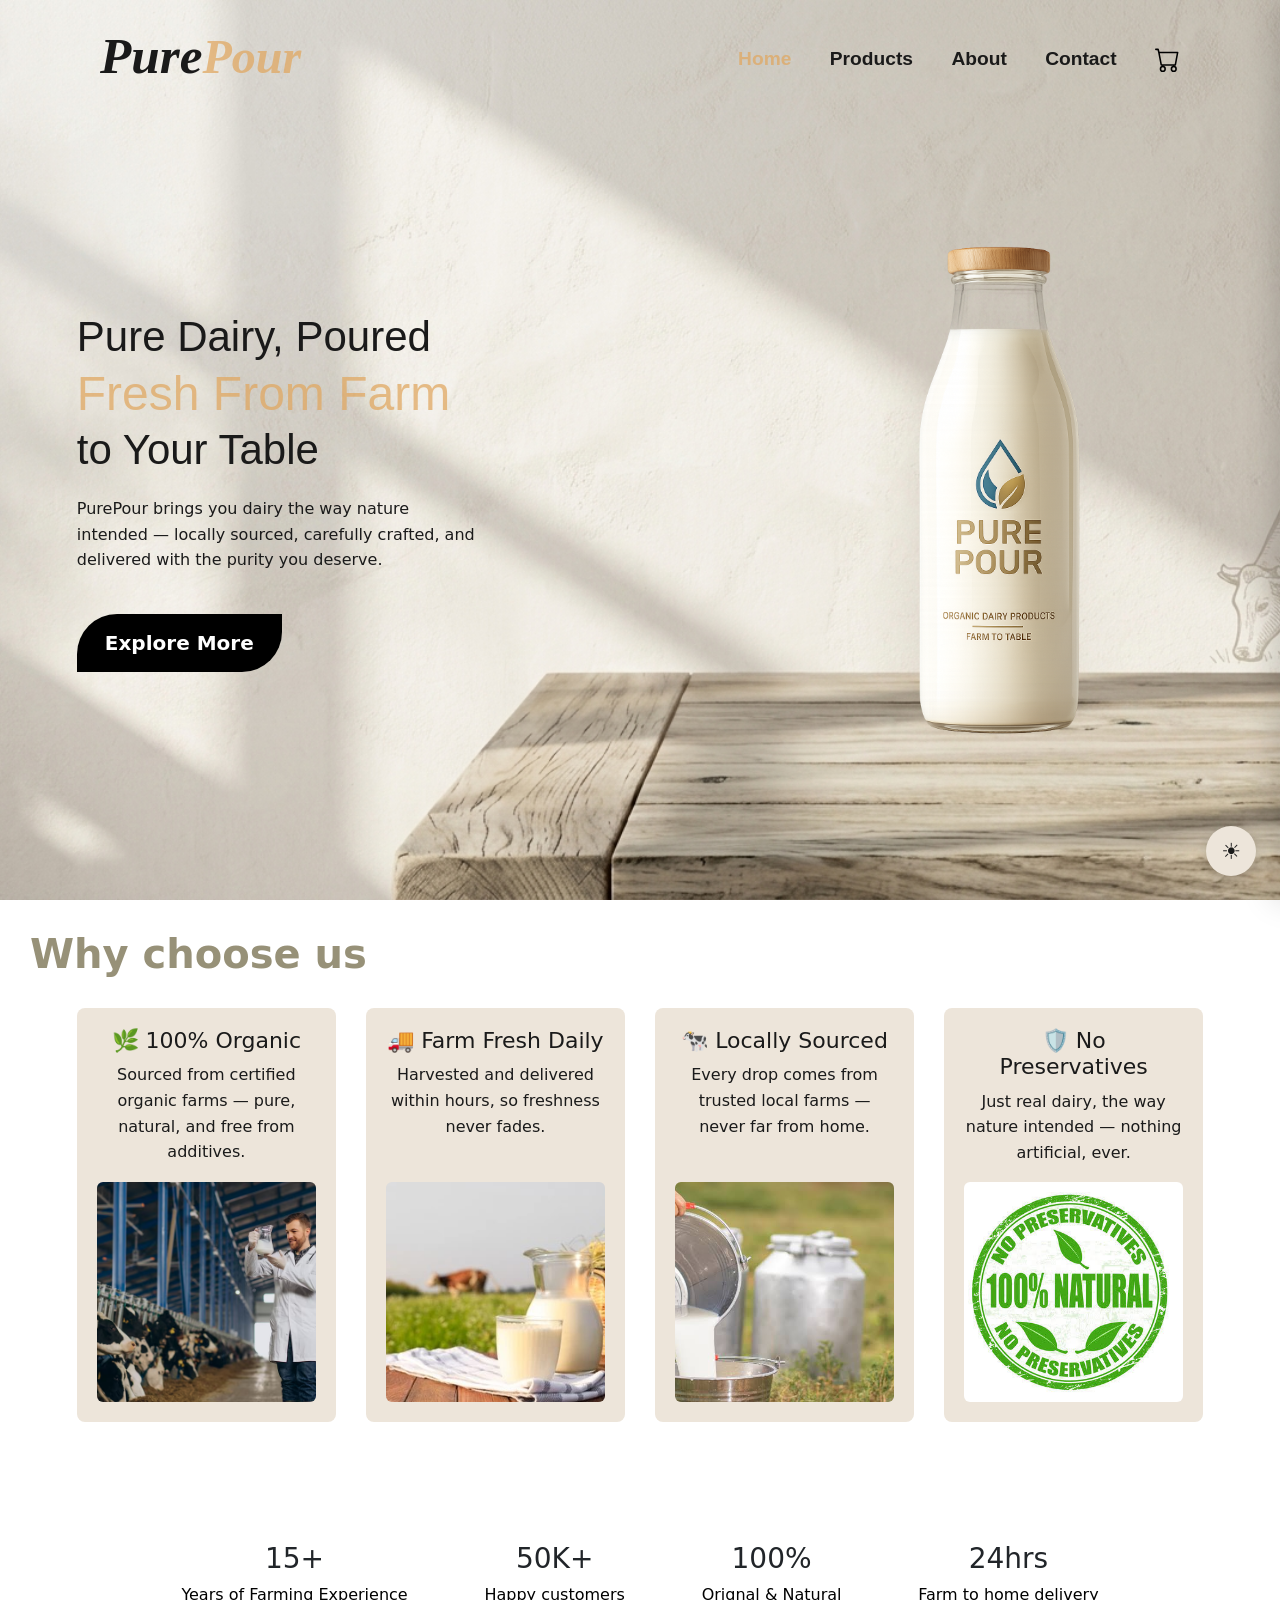
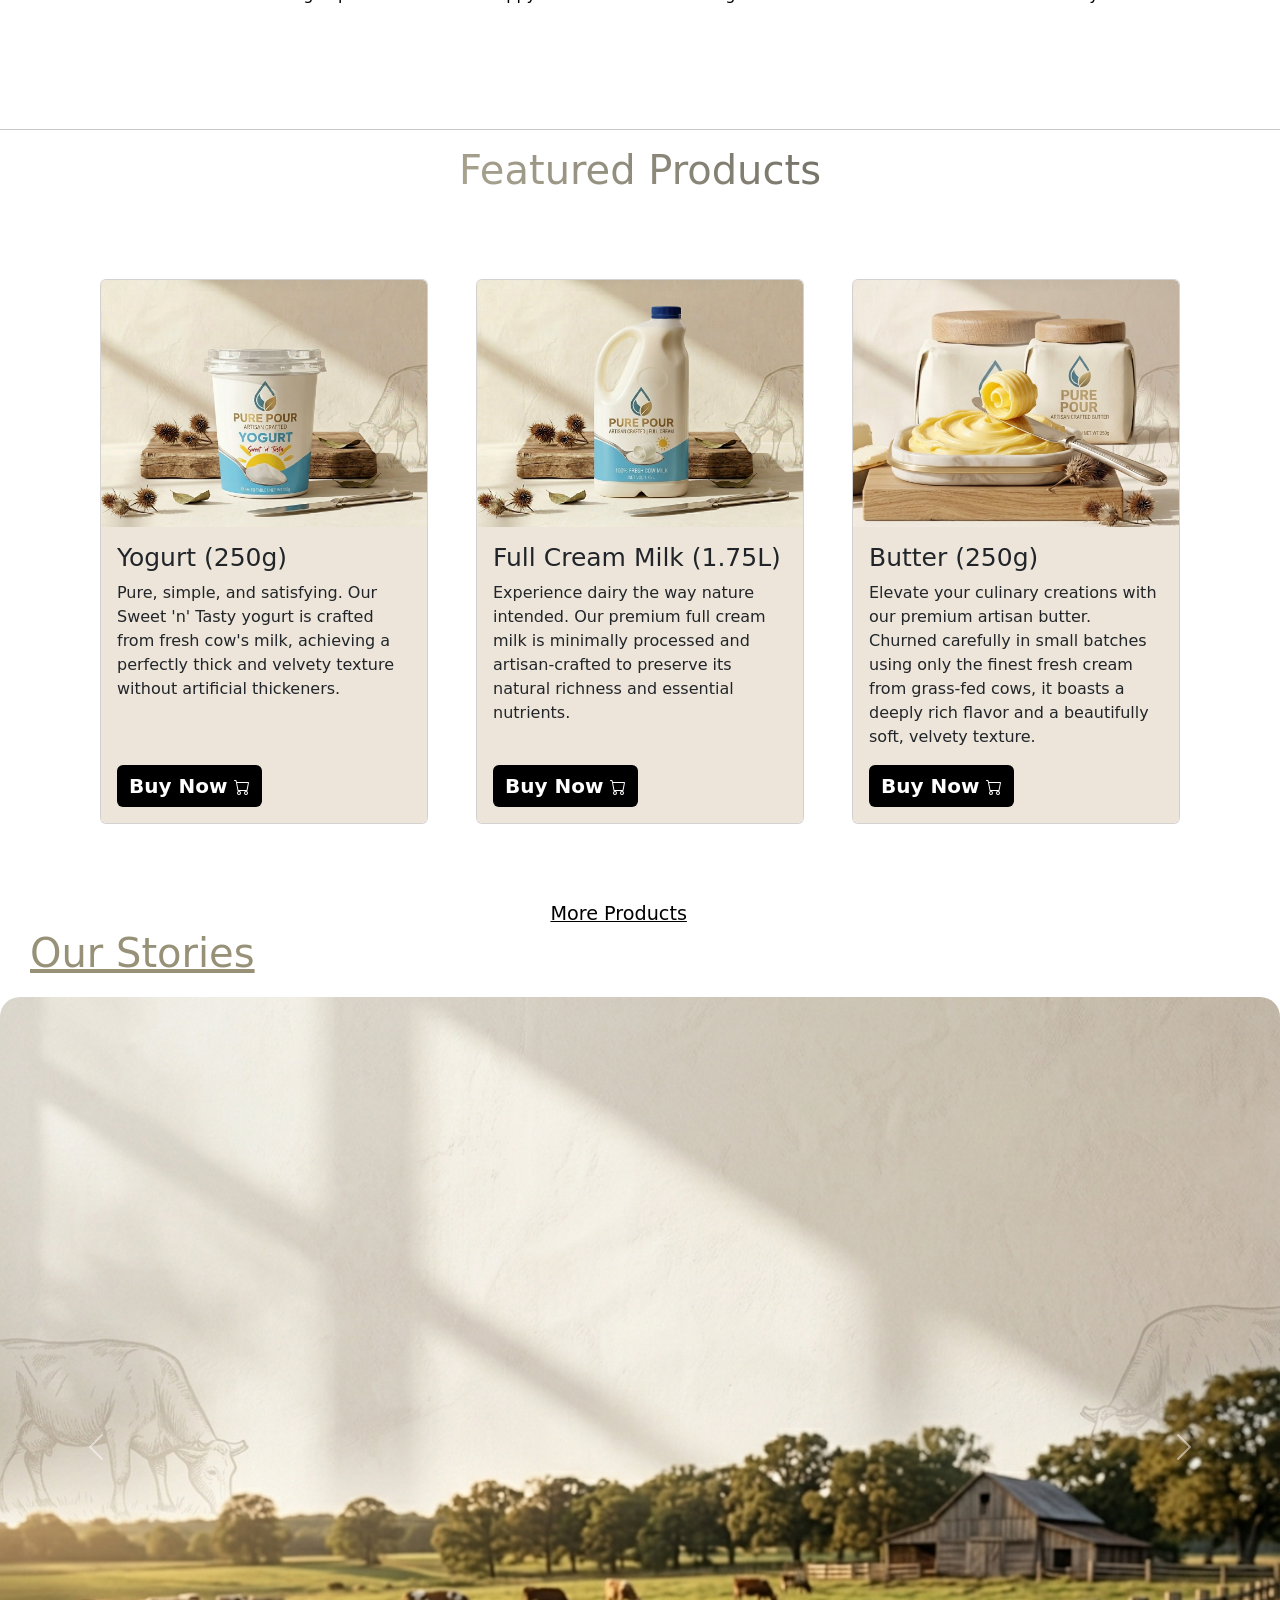
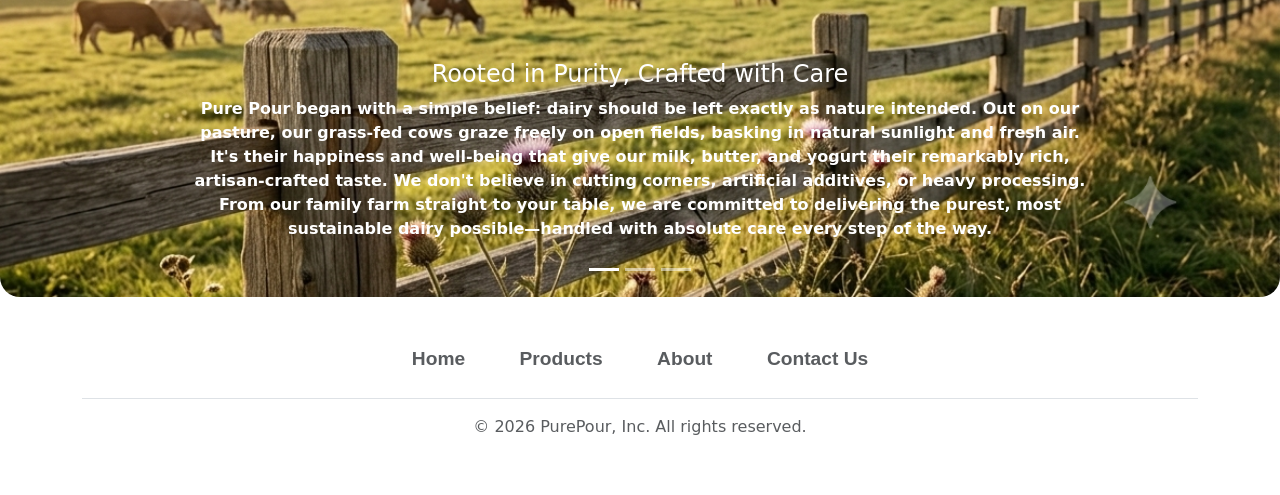
<file: index.html>
<!DOCTYPE html>
<html lang="en">
  <head>
    <meta charset="UTF-8" />
    <meta name="viewport" content="width=device-width, initial-scale=1.0" />
    <title>PourPour</title>
    <link rel="stylesheet" href="style.css" />
    <link
      href="https://cdn.jsdelivr.net/npm/bootstrap@5.3.8/dist/css/bootstrap.min.css"
      rel="stylesheet"
      integrity="sha384-sRIl4kxILFvY47J16cr9ZwB07vP4J8+LH7qKQnuqkuIAvNWLzeN8tE5YBujZqJLB"
      crossorigin="anonymous"
    />
  </head>

  <body>
    <!-- Nav Bar -->
    <div class="nav-container">
      <div class="logo">
        <h1>Pure<span>Pour</span></h1>
      </div>
      <div class="nav">
        <a class="active" href="#">Home</a>
        <a href="./products.html">Products</a>
        <a href="./about.html">About</a>
        <a href="./contact.html">Contact</a>
        <a href="#" id="cart"><img src="./images/cart.svg" /></a>
      </div>
    </div>

    <!-- cart -->
    <div class="cart-backdrop" id="cart-backdrop"></div>

    <div class="cart-drawer" id="cart-drawer">
      <div class="cart-drawer-header">
        <h3>Your Cart</h3>
        <button class="cart-close" id="cart-close" aria-label="Close cart">
          ✕
        </button>
      </div>

      <div class="cart-items">
        <div class="cart-item">
          <img src="./images/butter.png" alt="Butter" class="cart-item-img" />
          <div class="cart-item-info">
            <h4>Butter (250g)</h4>
            <p>Pure Natural Butter</p>
            <div class="qty-control">
              <button class="qty-btn minus">−</button>
              <span class="qty-value">1</span>
              <button class="qty-btn plus">+</button>
            </div>
          </div>
          <div class="cart-item-right">
            <button class="remove-btn" aria-label="Remove item">✕</button>
            <div class="cart-item-price">$4.99</div>
          </div>
        </div>

        <div class="cart-item">
          <img
            src="./images/milk.png"
            alt="Full Cream Milk"
            class="cart-item-img"
          />
          <div class="cart-item-info">
            <h4>Full Cream Milk (1.75L)</h4>
            <p>Natural and Fresh</p>
            <div class="qty-control">
              <button class="qty-btn minus">−</button>
              <span class="qty-value">1</span>
              <button class="qty-btn plus">+</button>
            </div>
          </div>
          <div class="cart-item-right">
            <button class="remove-btn" aria-label="Remove item">✕</button>
            <div class="cart-item-price">$6.50</div>
          </div>
        </div>

        <div class="cart-item">
          <img src="./images/yougert.png" alt="Yogurt" class="cart-item-img" />
          <div class="cart-item-info">
            <h4>Yogurt (250g)</h4>
            <p>Thick and creamy</p>
            <div class="qty-control">
              <button class="qty-btn minus">−</button>
              <span class="qty-value">1</span>
              <button class="qty-btn plus">+</button>
            </div>
          </div>
          <div class="cart-item-right">
            <button class="remove-btn" aria-label="Remove item">✕</button>
            <div class="cart-item-price">$5.25</div>
          </div>
        </div>
      </div>

      <div class="cart-drawer-footer">
        <div class="summary-row total-row">
          <span>Total</span>
          <span>$16.74</span>
        </div>
        <button class="checkout-btn">Checkout</button>
        <a href="./products.html" class="continue-link">← Continue Shopping</a>
      </div>
    </div>
    <!-- Hero Secton -->
    <div class="hero">
      <div class="hero-content">
        <h2>
          Pure Dairy, Poured <span id="fresh"> Fresh From Farm </span>to Your
          Table
        </h2>
        <p>
          PurePour brings you dairy the way nature intended — locally sourced,
          carefully crafted, and delivered with the purity you deserve.
        </p>
        <button class="hero-btn">Explore More</button>
      </div>
      <div class="hero-img">
        <img
          src="./images/ChatGPT Image Jun 22, 2026, 07_08_51 PM.png"
          alt=""
        />
      </div>
    </div>
    <!-- features -->
    <h2 id="feature-h">Why choose us</h2>
    <div class="feature-container">
      <div class="features">
        <h4>🌿 100% Organic</h4>
        <p>
          Sourced from certified organic farms — pure, natural, and free from
          additives.
        </p>
        <img src="./images/organic.avif" alt="" />
      </div>
      <div class="features">
        <h4>🚚 Farm Fresh Daily</h4>
        <p>Harvested and delivered within hours, so freshness never fades.</p>
        <img src="./images/fresh farm.jpg" alt="" />
      </div>
      <div class="features">
        <h4>🐄 Locally Sourced</h4>
        <p>Every drop comes from trusted local farms — never far from home.</p>
        <img src="./images/local.jfif" alt="" />
      </div>
      <div class="features">
        <h4>🛡️ No Preservatives</h4>
        <p>
          Just real dairy, the way nature intended — nothing artificial, ever.
        </p>
        <img src="./images/no preservation.jfif" alt="" />
      </div>
    </div>
    <!-- Stats -->
    <div class="stats-container">
      <div class="stat">
        <h3>15+</h3>
        <p>Years of Farming Experience</p>
      </div>
      <div class="stat">
        <h3>50K+</h3>
        <p>Happy customers</p>
      </div>
      <div class="stat">
        <h3>100%</h3>
        <p>Orignal & Natural</p>
      </div>
      <div class="stat">
        <h3>24hrs</h3>
        <p>Farm to home delivery</p>
      </div>
    </div>
    <hr />
    <!-- Products -->
    <h2 id="card-h"><u>Featured Products</u></h2>
    <div class="card-container">
      <div class="card">
        <img src="./images/yougert.png" class="card-img-top" alt="..." />
        <div class="card-body">
          <h5 class="card-title">Yogurt (250g)</h5>
          <p class="card-text">
            Pure, simple, and satisfying. Our Sweet 'n' Tasty yogurt is crafted
            from fresh cow's milk, achieving a perfectly thick and velvety
            texture without artificial thickeners.
          </p>
          <a href="#" class="btn btn-primary"
            >Buy Now <img src="./images/cart.svg" class="cart-color"
          /></a>
        </div>
      </div>
      <div class="card">
        <img src="./images/milk.png" class="card-img-top" alt="..." />
        <div class="card-body">
          <h5 class="card-title">Full Cream Milk (1.75L)</h5>
          <p class="card-text">
            Experience dairy the way nature intended. Our premium full cream
            milk is minimally processed and artisan-crafted to preserve its
            natural richness and essential nutrients.
          </p>
          <a href="#" class="btn btn-primary"
            >Buy Now <img src="./images/cart.svg" class="cart-color"
          /></a>
        </div>
      </div>
      <div class="card">
        <img src="./images/butter.png" class="card-img-top" alt="..." />
        <div class="card-body">
          <h5 class="card-title">Butter (250g)</h5>
          <p class="card-text">
            Elevate your culinary creations with our premium artisan butter.
            Churned carefully in small batches using only the finest fresh cream
            from grass-fed cows, it boasts a deeply rich flavor and a
            beautifully soft, velvety texture.
          </p>
          <a href="#" class="btn btn-primary"
            >Buy Now <img src="./images/cart.svg" class="cart-color"
          /></a>
        </div>
      </div>
    </div>
    <a href="./products.html" id="more-btn">More Products</a>

    <!-- our story -->
    <h2 id="story-h"><u>Our Stories</u></h2>
    <div
      id="carouselExampleCaptions"
      class="carousel slide story-container carousel-fade"
      data-bs-ride="carousel"
    >
      <div class="carousel-indicators">
        <button
          type="button"
          data-bs-target="#carouselExampleCaptions"
          data-bs-slide-to="0"
          class="active"
          aria-current="true"
          aria-label="Slide 1"
        ></button>
        <button
          type="button"
          data-bs-target="#carouselExampleCaptions"
          data-bs-slide-to="1"
          aria-label="Slide 2"
        ></button>
        <button
          type="button"
          data-bs-target="#carouselExampleCaptions"
          data-bs-slide-to="2"
          aria-label="Slide 3"
        ></button>
      </div>
      <div class="carousel-inner">
        <div class="carousel-item active">
          <img src="./images/crousal 1.png" class="d-block w-100" alt="..." />
          <div class="carousel-caption d-none d-md-block">
            <h4>Rooted in Purity, Crafted with Care</h4>
            <p>
              Pure Pour began with a simple belief: dairy should be left exactly
              as nature intended. Out on our pasture, our grass-fed cows graze
              freely on open fields, basking in natural sunlight and fresh air.
              It's their happiness and well-being that give our milk, butter,
              and yogurt their remarkably rich, artisan-crafted taste. We don't
              believe in cutting corners, artificial additives, or heavy
              processing. From our family farm straight to your table, we are
              committed to delivering the purest, most sustainable dairy
              possible—handled with absolute care every step of the way.
            </p>
          </div>
        </div>
        <div class="carousel-item">
          <img src="./images/crousal 2.png" class="d-block w-100" alt="..." />
          <div class="carousel-caption d-none d-md-block">
            <h4>From Our Family to Your Table</h4>
            <p>
              Pure Pour wasn't built in a boardroom—it was born in the early
              morning mist of our family pastures. For generations, our family
              has woken up before dawn with a single, clear purpose: to tend to
              the land and care for the animals that sustain us. We believe that
              great dairy isn't manufactured; it's grown with patience, respect,
              and hard work. When you choose Pure Pour, you aren't just buying
              milk, butter, or yogurt. You are supporting a traditional, honest
              way of farming. We bottle our dairy in small batches right where
              it's sourced, ensuring that the freshness, rich texture, and
              genuine farmhouse flavor reach your kitchen exactly the way nature
              intended.
            </p>
          </div>
        </div>
        <div class="carousel-item">
          <img src="./images/crousal 3.png" class="d-block w-100" alt="..." />
          <div class="carousel-caption d-none d-md-block">
            <h4>Honest Dairy, Transparent Roots</h4>
            <p>
              In a world of mass production and complicated ingredient labels,
              Pure Pour stands for absolute simplicity. We believe you have the
              right to know exactly what goes into your body and how it was
              made. That's why our process is fully transparent—from the
              vibrant, nutrient-rich soil of our pastures to the eco-conscious
              packaging in your hands. Our commitment goes beyond just
              delivering premium taste. We practice rotational grazing to keep
              our soil healthy, protect our local water sources, and minimize
              our environmental footprint every single day. It's clean,
              responsible dairy you can feel entirely good about serving to the
              people you love.
            </p>
          </div>
        </div>
      </div>
      <button
        class="carousel-control-prev"
        type="button"
        data-bs-target="#carouselExampleCaptions"
        data-bs-slide="prev"
      >
        <span class="carousel-control-prev-icon" aria-hidden="true"></span>
        <span class="visually-hidden">Previous</span>
      </button>
      <button
        class="carousel-control-next"
        type="button"
        data-bs-target="#carouselExampleCaptions"
        data-bs-slide="next"
      >
        <span class="carousel-control-next-icon" aria-hidden="true"></span>
        <span class="visually-hidden">Next</span>
      </button>
    </div>

    <!-- Footer -->
    <div class="container">
      <footer class="py-3 my-4">
        <ul class="nav justify-content-center border-bottom pb-3 mb-3">
          <li class="nav-item">
            <a href="#" class="nav-link px-2 text-body-secondary">Home</a>
          </li>
          <li class="nav-item">
            <a href="./products.html" class="nav-link px-2 text-body-secondary"
              >Products</a
            >
          </li>
          <li class="nav-item">
            <a href="./about.html" class="nav-link px-2 text-body-secondary"
              >About</a
            >
          </li>
          <li class="nav-item">
            <a href="./contact.html" class="nav-link px-2 text-body-secondary"
              >Contact Us</a
            >
          </li>
        </ul>
        <p class="text-center text-body-secondary">
          © 2026 PurePour, Inc. All rights reserved.
        </p>
      </footer>
    </div>
    <!-- theme btn -->
    <div class="theme-toggle-wrap">
      <button
        class="theme-toggle-icon"
        id="theme-toggle-icon"
        aria-label="Toggle dark mode"
      >
        ☀️
      </button>
    </div>

    <script
      src="https://cdn.jsdelivr.net/npm/bootstrap@5.3.8/dist/js/bootstrap.bundle.min.js"
      integrity="sha384-FKyoEForCGlyvwx9Hj09JcYn3nv7wiPVlz7YYwJrWVcXK/BmnVDxM+D2scQbITxI"
      crossorigin="anonymous"
    ></script>
    <script src="./index.js"></script>
  </body>
</html>
</file>
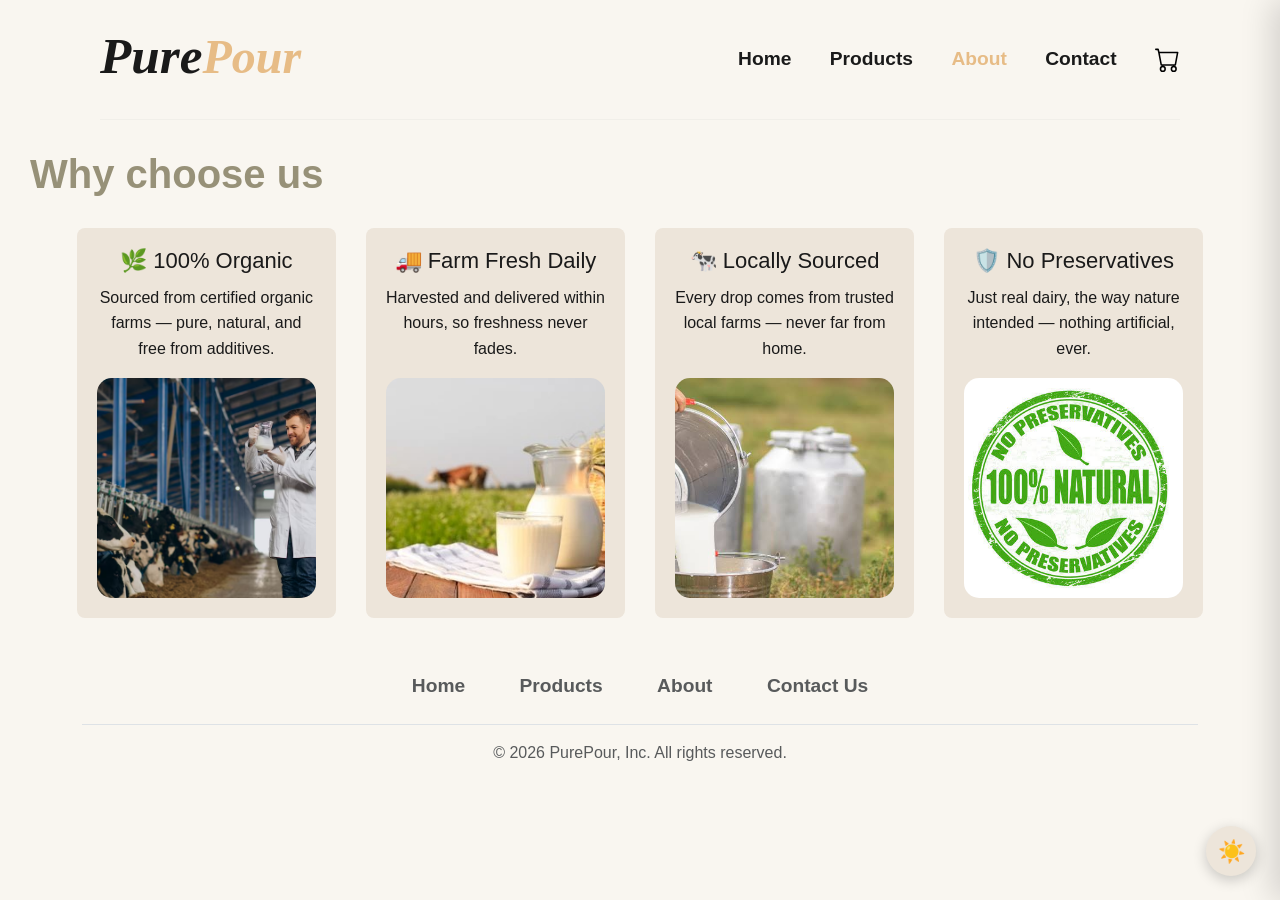
<file: about.html>
<!DOCTYPE html>
<html lang="en">
  <head>
    <meta charset="UTF-8" />
    <meta name="viewport" content="width=device-width, initial-scale=1.0" />
    <title>About</title>
    <link
      href="https://cdn.jsdelivr.net/npm/bootstrap@5.3.8/dist/css/bootstrap.min.css"
      rel="stylesheet"
      integrity="sha384-sRIl4kxILFvY47J16cr9ZwB07vP4J8+LH7qKQnuqkuIAvNWLzeN8tE5YBujZqJLB"
      crossorigin="anonymous"
    />
    <link rel="stylesheet" href="about.css" />
  </head>
  <body>
    <!-- NAV -->
    <div class="nav-container">
      <div class="logo">
        <h1>Pure<span>Pour</span></h1>
      </div>
      <div class="nav">
        <a href="./index.html">Home</a>
        <a href="./products.html">Products</a>
        <a class="active" href="./about.html">About</a>
        <a href="./contact.html">Contact</a>
        <a href="" id="cart"><img src="./images/cart.svg" /></a>
      </div>
    </div>
    <hr />
    <!-- cart -->
    <div class="cart-backdrop" id="cart-backdrop"></div>

    <div class="cart-drawer" id="cart-drawer">
      <div class="cart-drawer-header">
        <h3>Your Cart</h3>
        <button class="cart-close" id="cart-close" aria-label="Close cart">
          ✕
        </button>
      </div>

      <div class="cart-items">
        <div class="cart-item">
          <img src="./images/butter.png" alt="Butter" class="cart-item-img" />
          <div class="cart-item-info">
            <h4>Butter (250g)</h4>
            <p>Pure Natural Butter</p>
            <div class="qty-control">
              <button class="qty-btn minus">-</button>
              <span class="qty-value">1</span>
              <button class="qty-btn plus">+</button>
            </div>
          </div>
          <div class="cart-item-right">
            <button class="remove-btn" aria-label="Remove item">✕</button>
            <div class="cart-item-price">$4.99</div>
          </div>
        </div>

        <div class="cart-item">
          <img
            src="./images/milk.png"
            alt="Full Cream Milk"
            class="cart-item-img"
          />
          <div class="cart-item-info">
            <h4>Full Cream Milk (1.75L)</h4>
            <p>Natural and Fresh</p>
            <div class="qty-control">
              <button class="qty-btn minus">-</button>
              <span class="qty-value">1</span>
              <button class="qty-btn plus">+</button>
            </div>
          </div>
          <div class="cart-item-right">
            <button class="remove-btn" aria-label="Remove item">✕</button>
            <div class="cart-item-price">$6.50</div>
          </div>
        </div>

        <div class="cart-item">
          <img src="./images/yougert.png" alt="Yogurt" class="cart-item-img" />
          <div class="cart-item-info">
            <h4>Yogurt (250g)</h4>
            <p>Thick and creamy</p>
            <div class="qty-control">
              <button class="qty-btn minus">-</button>
              <span class="qty-value">1</span>
              <button class="qty-btn plus">+</button>
            </div>
          </div>
          <div class="cart-item-right">
            <button class="remove-btn" aria-label="Remove item">✕</button>
            <div class="cart-item-price">$5.25</div>
          </div>
        </div>
      </div>

      <div class="cart-drawer-footer">
        <div class="summary-row total-row">
          <span>Total</span>
          <span>$16.74</span>
        </div>
        <button class="checkout-btn">Checkout</button>
        <a href="./products.html" class="continue-link">← Continue Shopping</a>
      </div>
    </div>
    <!-- features -->
    <h2 id="feature-h">Why choose us</h2>
    <div class="feature-container">
      <div class="features">
        <h4>🌿 100% Organic</h4>
        <p>
          Sourced from certified organic farms — pure, natural, and free from
          additives.
        </p>
        <img src="./images/organic.avif" alt="" />
      </div>
      <div class="features">
        <h4>🚚 Farm Fresh Daily</h4>
        <p>Harvested and delivered within hours, so freshness never fades.</p>
        <img src="./images/fresh farm.jpg" alt="" />
      </div>
      <div class="features">
        <h4>🐄 Locally Sourced</h4>
        <p>Every drop comes from trusted local farms — never far from home.</p>
        <img src="./images/local.jfif" alt="" />
      </div>
      <div class="features">
        <h4>🛡️ No Preservatives</h4>
        <p>
          Just real dairy, the way nature intended — nothing artificial, ever.
        </p>
        <img src="./images/no preservation.jfif" alt="" />
      </div>
    </div>
    <!-- Footer -->
    <div class="container">
      <footer class="py-3 my-4">
        <ul class="nav justify-content-center border-bottom pb-3 mb-3">
          <li class="nav-item">
            <a href="./index.html" class="nav-link px-2 text-body-secondary"
              >Home</a
            >
          </li>
          <li class="nav-item">
            <a href="./products.html" class="nav-link px-2 text-body-secondary"
              >Products</a
            >
          </li>
          <li class="nav-item">
            <a href="#" class="nav-link px-2 text-body-secondary">About</a>
          </li>
          <li class="nav-item">
            <a href="./contact.html" class="nav-link px-2 text-body-secondary"
              >Contact Us</a
            >
          </li>
        </ul>
        <p class="text-center text-body-secondary">
          © 2026 PurePour, Inc. All rights reserved.
        </p>
      </footer>
    </div>
    <!-- theme -->
    <div class="theme-toggle-wrap">
      <button
        class="theme-toggle-icon"
        id="theme-toggle-icon"
        aria-label="Toggle dark mode"
      >
        ☀️
      </button>
    </div>
    <script src="index.js"></script>
  </body>
</html>
</file>
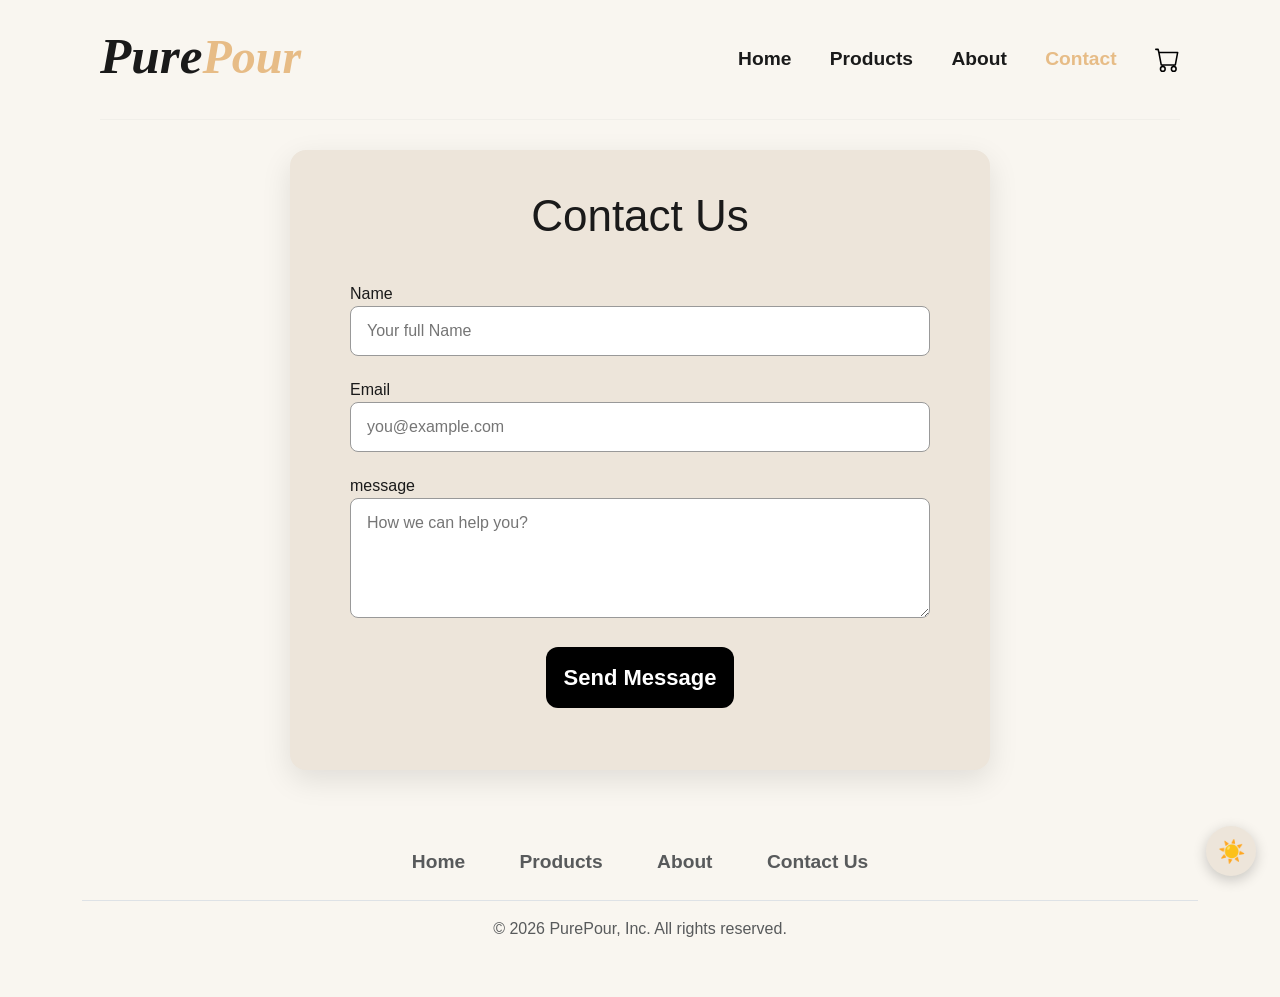
<file: contact.html>
<!DOCTYPE html>
<html lang="en">

<head>
    <meta charset="UTF-8" />
    <meta name="viewport" content="width=device-width, initial-scale=1.0" />
    <title>Contact</title>
    <link href="https://cdn.jsdelivr.net/npm/bootstrap@5.3.8/dist/css/bootstrap.min.css" rel="stylesheet"
        integrity="sha384-sRIl4kxILFvY47J16cr9ZwB07vP4J8+LH7qKQnuqkuIAvNWLzeN8tE5YBujZqJLB" crossorigin="anonymous" />
    <link rel="stylesheet" href="contact.css" />
</head>

<body>
    <!-- NAV -->
    <div class="nav-container">
        <div class="logo">
            <h1>Pure<span>Pour</span></h1>
        </div>
        <div class="nav">
            <a href="./index.html">Home</a>
            <a href="./products.html">Products</a>
            <a href="./about.html">About</a>
            <a class="active" href="./contact.html">Contact</a>

            <a href="" id="cart"><img src="./images/cart.svg" /></a>
        </div>
    </div>
    <hr />

    <!-- contact -->
    <div class="contact-container">
        <div class="contact">
            <h2>Contact Us</h2>
            <form>
                <div class="form-group">
                    <label for="name">Name</label>
                    <input type="text" name="name" placeholder="Your full Name" required />
                </div>
                <div class="form-group">
                    <label for="email">Email</label>
                    <input type="email" name="email" placeholder="you@example.com" required />
                </div>
                <div class="form-group">
                    <label for="message">message</label>
                    <textarea name="message" placeholder="How we can help you?"></textarea>
                </div>
                <button class="submit" type="submit">Send Message</button>
            </form>
        </div>
    </div>

    <!-- Footer -->
    <div class="container">
        <footer class="py-3 my-4">
            <ul class="nav justify-content-center border-bottom pb-3 mb-3">
                <li class="nav-item">
                    <a href="./index.html" class="nav-link px-2 text-body-secondary">Home</a>
                </li>
                <li class="nav-item">
                    <a href="./products.html" class="nav-link px-2 text-body-secondary">Products</a>
                </li>
                <li class="nav-item">
                    <a href="./about.html" class="nav-link px-2 text-body-secondary">About</a>
                </li>
                <li class="nav-item">
                    <a href="#" class="nav-link px-2 text-body-secondary">Contact Us</a>
                </li>
            </ul>
            <p class="text-center text-body-secondary">
                © 2026 PurePour, Inc. All rights reserved.
            </p>
        </footer>
    </div>
    <!--  theme-->
    <div class="theme-toggle-wrap">
        <button class="theme-toggle-icon" id="theme-toggle-icon" aria-label="Toggle dark mode">
            ☀️
        </button>
    </div>
    <script src="index.js"></script>
    <script src="contact.js"></script>
</body>

</html>
</file>
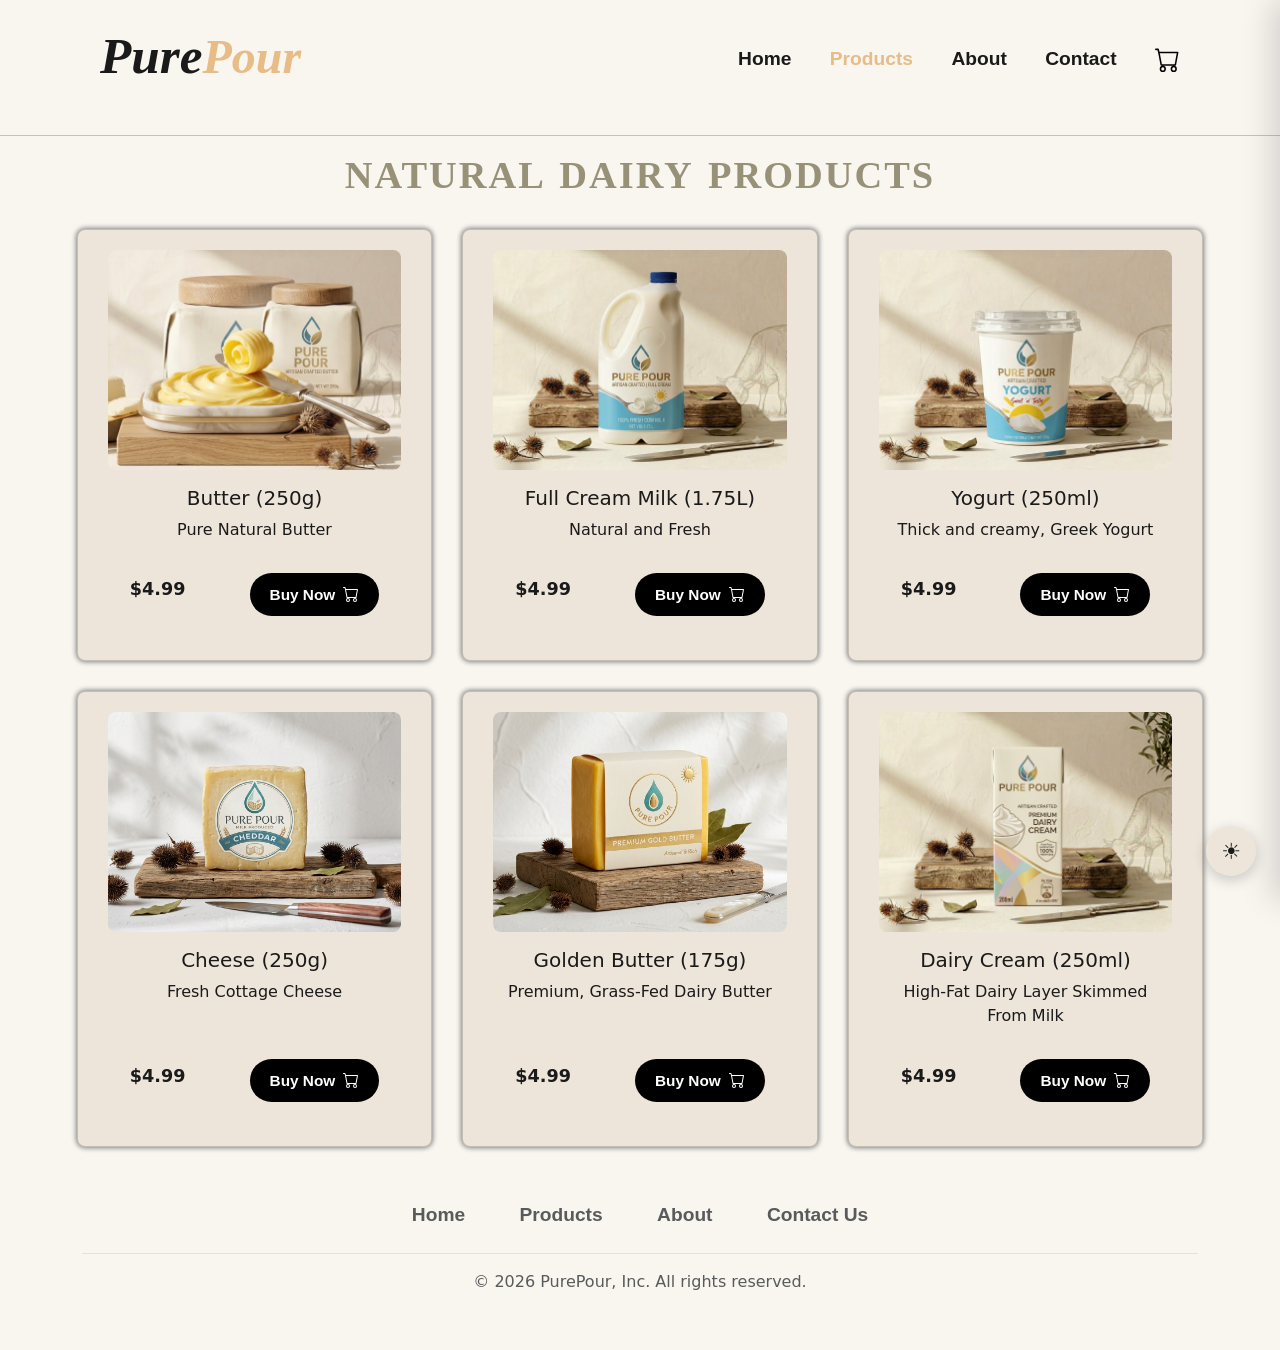
<file: products.html>
<!DOCTYPE html>
<html lang="en">

<head>
  <meta charset="UTF-8" />
  <meta name="viewport" content="width=device-width, initial-scale=1.0" />
  <title>Order</title>
  <link href="https://cdn.jsdelivr.net/npm/bootstrap@5.3.8/dist/css/bootstrap.min.css" rel="stylesheet"
    integrity="sha384-sRIl4kxILFvY47J16cr9ZwB07vP4J8+LH7qKQnuqkuIAvNWLzeN8tE5YBujZqJLB" crossorigin="anonymous" />
  <link rel="stylesheet" href="product.css" />
</head>

<body>
  <!-- Nav Bar -->
  <div class="nav-container">
    <div class="logo">
      <h1>Pure<span>Pour</span></h1>
    </div>
    <div class="nav">
      <a href="./index.html">Home</a>
      <a class="active" href="">Products</a>
      <a href="./about.html">About</a>
      <a href="./contact.html">Contact</a>
      <a href="" id="cart"><img src="./images/cart.svg" /></a>
    </div>
  </div>
  <hr />
  <!-- cart -->
  <div class="cart-backdrop" id="cart-backdrop"></div>

  <div class="cart-drawer" id="cart-drawer">
    <div class="cart-drawer-header">
      <h3>Your Cart</h3>
      <button class="cart-close" id="cart-close" aria-label="Close cart">
        ✕
      </button>
    </div>

    <div class="cart-items">
      <div class="cart-item">
        <img src="./images/butter.png" alt="Butter" class="cart-item-img" />
        <div class="cart-item-info">
          <h4>Butter (250g)</h4>
          <p>Pure Natural Butter</p>
          <div class="qty-control">
            <button class="qty-btn minus">-</button>
            <span class="qty-value">1</span>
            <button class="qty-btn plus">+</button>
          </div>
        </div>
        <div class="cart-item-right">
          <button class="remove-btn" aria-label="Remove item">✕</button>
          <div class="cart-item-price">$4.99</div>
        </div>
      </div>

      <div class="cart-item">
        <img src="./images/milk.png" alt="Full Cream Milk" class="cart-item-img" />
        <div class="cart-item-info">
          <h4>Full Cream Milk (1.75L)</h4>
          <p>Natural and Fresh</p>
          <div class="qty-control">
            <button class="qty-btn minus">-</button>
            <span class="qty-value">1</span>
            <button class="qty-btn plus">+</button>
          </div>
        </div>
        <div class="cart-item-right">
          <button class="remove-btn" aria-label="Remove item">✕</button>
          <div class="cart-item-price">$6.50</div>
        </div>
      </div>

      <div class="cart-item">
        <img src="./images/yougert.png" alt="Yogurt" class="cart-item-img" />
        <div class="cart-item-info">
          <h4>Yogurt (250g)</h4>
          <p>Thick and creamy</p>
          <div class="qty-control">
            <button class="qty-btn minus">-</button>
            <span class="qty-value">1</span>
            <button class="qty-btn plus">+</button>
          </div>
        </div>
        <div class="cart-item-right">
          <button class="remove-btn" aria-label="Remove item">✕</button>
          <div class="cart-item-price">$5.25</div>
        </div>
      </div>
    </div>

    <div class="cart-drawer-footer">
      <div class="summary-row total-row">
        <span>Total</span>
        <span>$16.74</span>
      </div>
      <button class="checkout-btn">Checkout</button>
      <a href="./products.html" class="continue-link">← Continue Shopping</a>
    </div>
  </div>
  <!-- cards -->
  <h1 id="card-h">NATURAL DAIRY PRODUCTS</h1>
  <div class="card-container">
    <div class="card box-shadow">
      <img src="./images/butter.png" class="card-img-top card-img" alt="..." />
      <div class="card-body">
        <h5 class="card-title">Butter (250g)</h5>
        <p class="card-text">Pure Natural Butter</p>
        <div class="card-footer">
          <h3 class="card-price">$4.99</h3>
          <a href="#" class="card-btn">Buy Now <img src="./images/cart.svg" class="cart-color" /></a>
        </div>
      </div>
    </div>
    <div class="card box-shadow">
      <img src="./images/milk.png" class="card-img-top card-img" alt="..." />
      <div class="card-body">
        <h5 class="card-title">Full Cream Milk (1.75L)</h5>
        <p class="card-text">Natural and Fresh</p>
        <div class="card-footer">
          <h3 class="card-price">$4.99</h3>
          <a href="#" class="card-btn">Buy Now <img src="./images/cart.svg" class="cart-color" /></a>
        </div>
      </div>
    </div>
    <div class="card box-shadow">
      <img src="./images/yougert.png" class="card-img-top card-img" alt="..." />
      <div class="card-body">
        <h5 class="card-title">Yogurt (250ml)</h5>
        <p class="card-text">Thick and creamy, Greek Yogurt</p>
        <div class="card-footer">
          <h3 class="card-price">$4.99</h3>
          <a href="#" class="card-btn">Buy Now <img src="./images/cart.svg" class="cart-color" /></a>
        </div>
      </div>
    </div>
    <div class="card box-shadow">
      <img src="./images/cheese.png" class="card-img-top card-img" alt="..." />
      <div class="card-body">
        <h5 class="card-title">Cheese (250g)</h5>
        <p class="card-text">Fresh Cottage Cheese</p>
        <div class="card-footer">
          <h3 class="card-price">$4.99</h3>
          <a href="#" class="card-btn">Buy Now <img src="./images/cart.svg" class="cart-color" /></a>
        </div>
      </div>
    </div>
    <div class="card box-shadow">
      <img src="./images/gold butter.png" class="card-img-top card-img" alt="..." />
      <div class="card-body">
        <h5 class="card-title">Golden Butter (175g)</h5>
        <p class="card-text">Premium, Grass-Fed Dairy Butter</p>
        <div class="card-footer">
          <h3 class="card-price">$4.99</h3>
          <a href="#" class="card-btn">Buy Now <img src="./images/cart.svg" class="cart-color" /></a>
        </div>
      </div>
    </div>
    <div class="card box-shadow">
      <img src="./images/cream.jfif" class="card-img-top card-img" alt="..." />
      <div class="card-body">
        <h5 class="card-title">Dairy Cream (250ml)</h5>
        <p class="card-text">High-Fat Dairy Layer Skimmed From Milk</p>
        <div class="card-footer">
          <h3 class="card-price">$4.99</h3>
          <a href="#" class="card-btn">Buy Now <img src="./images/cart.svg" class="cart-color" /></a>
        </div>
      </div>
    </div>
  </div>
  <!-- footer -->
  <div class="container">
    <footer class="py-3 my-4">
      <ul class="nav justify-content-center border-bottom pb-3 mb-3">
        <li class="nav-item">
          <a href="./index.html" class="nav-link px-2 text-body-secondary">Home</a>
        </li>
        <li class="nav-item">
          <a href="#" class="nav-link px-2 text-body-secondary">Products</a>
        </li>
        <li class="nav-item">
          <a href="./about.html" class="nav-link px-2 text-body-secondary">About</a>
        </li>
        <li class="nav-item">
          <a href="./contact.html" class="nav-link px-2 text-body-secondary">Contact Us</a>
        </li>
      </ul>
      <p class="text-center text-body-secondary">
        © 2026 PurePour, Inc. All rights reserved.
      </p>
    </footer>
  </div>
  <!--  theme-->
  <div class="theme-toggle-wrap">
    <button class="theme-toggle-icon" id="theme-toggle-icon" aria-label="Toggle dark mode">
      ☀️
    </button>
  </div>
  <script src="index.js"></script>
</body>

</html>
</file>
<file: style.css>
:root {
  --bg-color: #f9f6f0;
  --heading-color: #979178;
  --text-color: #1a1a1a;
  --card-bg: rgb(237, 229, 218);
  --btn-bg: black;
  --btn-text: white;
  --hero-bg-image: url(./images/hero-back.png);
}

[data-theme="dark"] {
  --bg-color: #111a29;
  --heading-color: #c7bcbc;
  --text-color: #f1f1f1;
  --card-bg: #1b2638;
  --btn-bg: #d2aa5a;
  --btn-text: #111a29;
  --hero-bg-image: url(./images/dark\ hero\ back.png);
}
[data-theme="dark"] #cart img {
  filter: brightness(0) invert(1); /* turns a dark SVG white in dark mode */
}
[data-theme="dark"] .card-title,
[data-theme="dark"] .card-text {
  color: var(--text-color);
}

* {
  margin: 0;
  padding: 0;
  box-sizing: border-box;
}

body {
  overflow-x: hidden;
  background-color: var(--bg-color);
  color: var(--text-color);
  transition: background-color 0.35s ease, color 0.35s ease;
}

/* ---------- NAV ---------- */

.nav-container {
  position: absolute;
  top: 0;
  left: 0;
  width: 100%;
  display: flex;
  align-items: center;
  justify-content: space-between;
  flex-wrap: wrap;
  padding: clamp(15px, 3vw, 25px) clamp(20px, 8vw, 100px);
  gap: 20px;
  z-index: 10;
}

.logo h1 {
  font-family: Georgia, "Times New Roman", Times, serif;
  font-style: italic;
  font-weight: 800;
  font-size: clamp(25px, 4vw, 55px);
  color: var(--text-color);
}
span {
  color: rgba(224, 166, 95, 0.733);
  font-size: clamp(20px, 4vw, 48px);
}

.nav {
  display: flex;
  align-items: center;
  flex-wrap: wrap;
  gap: clamp(15px, 3vw, 60px);
}

.nav a {
  font-family: "Lucida Sans", "Lucida Sans Regular", "Lucida Grande",
    "Lucida Sans Unicode", Geneva, Verdana, sans-serif;
  font-weight: 600;
  font-size: clamp(14px, 1.5vw, 30px);
  color: var(--text-color);
  text-decoration: none;
  text-transform: capitalize;
  white-space: nowrap;
}
.nav a.active {
  color: rgba(224, 166, 95, 0.733);
}
#cart {
  cursor: pointer;
}
#cart img {
  width: clamp(20px, 2vw, 25px);
  height: clamp(20px, 2vw, 25px);
  display: block;
  transition: filter 0.3s ease;
}

/* ---------- HERO ---------- */
@keyframes floatBottle {
  0%   { transform: translateY(0px); }
  50%  { transform: translateY(-18px); }
  100% { transform: translateY(0px); }
}
@keyframes fadeSlideUp {
  from {
    opacity: 0;
    transform: translateY(30px);
  }
  to {
    opacity: 1;
    transform: translateY(0);
  }
}
.hero {
  background-image: var(--hero-bg-image);
  width: 100%;
  min-height: 100vh;
  background-repeat: no-repeat;
  background-size: cover;
  background-position: center;
  padding: clamp(110px, 15vw, 160px) clamp(20px, 6vw, 100px)
    clamp(40px, 6vw, 80px);
  display: flex;
  align-items: center;
  justify-content: space-around;
  flex-wrap: wrap;
  gap: 40px;
  transition: background-image 0.35s ease;
}

.hero-content {
  flex: 1 1 320px;
  min-width: 0;
}

.hero h2 {
  font-family: "Franklin Gothic Medium", "Arial Narrow", Arial, sans-serif;
  max-width: 400px;
  font-size: clamp(26px, 4vw, 42px);
  line-height: 1.25;
  color: var(--text-color);
  opacity: 0; /* stays invisible until the animation runs */
  animation: fadeSlideUp 0.8s ease-out forwards;
}
#farm {
  font-size: large;
}

.hero p {
  font-weight: 500;
  max-width: 400px;
  font-size: clamp(15px, 1, 8vw, 30px);
  margin-top: 20px;
  line-height: 1.6;
  color: var(--text-color);
  opacity: 0;
  animation: fadeSlideUp 0.8s ease-out forwards;
  animation-delay: 0.3s;
}

.hero-btn {
  margin-top: 25px;
  padding: clamp(10px, 1.2vw, 14px) clamp(20px, 3vw, 28px);
  font-size: clamp(15px, 1.6vw, 20px);
  font-weight: 600;
  border: none;
  background-color: var(--btn-bg);
  color: var(--btn-text);
  border-radius: 40px 0 40px 0;
  cursor: pointer;
  transition: background-color 0.3s ease, transform 0.2s ease;
  opacity: 0;
  animation: fadeSlideUp 0.8s ease-out forwards;
  animation-delay: 0.55s;
}
.hero-btn:hover {
  background-color: #2a2a2a;
  transform: translateY(-3px);}

.hero-img {
  flex: 1 1 280px;
  min-width: 0;
  max-width: 400px;
  display: flex;
  justify-content: center;
  object-fit: cover;
}

.hero-img img {
  width: 100%;
  max-width: 350px;
  height: auto;
  display: block;
  object-fit: cover;
  animation: floatBottle 4s ease-in-out infinite;

}

/* features */
@keyframes appear {
  from{
    opacity: 0;
    scale: 0.5;
  }
  to{
    opacity: 1;
    scale: 1;
  }
}
#feature-h {
  font-weight: 600;
  font-size: 40px;
  margin: 30px 0 0 30px;
  color: var(--heading-color);
}
.feature-container {
  display: grid;
  grid-template-columns: repeat(auto-fit, minmax(200px, 1fr));
  row-gap: 30px;
  column-gap: 30px;
  margin: 30px clamp(20px, 6vw, 100px);
  align-items: stretch;
}

.features {
  padding: clamp(15px, 3vw, 20px);
  background-color: var(--card-bg);
  text-align: center;
  width: 100%;
  height: 100%;
  display: flex;
  flex-direction: column;
  align-items: center;
  border-radius: 8px;
  color: var(--text-color);
  transition: background-color 0.35s ease, color 0.35s ease;

  animation: appear 5s linear;
  animation-timeline: view();
  animation-range: entry 0% cover 40%; 
}

.features h4 {
  font-size: clamp(18px, 2.2vw, 22px);
}

.features p {
  font-size: clamp(14px, 1.5vw, 16px);
  line-height: 1.6;
}

.features img {
  width: 100%;
  max-width: 400px;
  height: clamp(150px, 25vw, 220px);
  object-fit: cover;
  border-radius: 6px;
  margin-top: auto;
}
/* stats */

.stats-container {
  display: flex;
  flex-wrap: wrap;
  justify-content: center;
  gap: clamp(30px, 6vw, 80px);
  padding: clamp(50px, 8vw, 90px) clamp(20px, 6vw, 100px);

  text-align: center;
}

.stat h2 {
  font-size: clamp(32px, 4vw, 48px);
  font-family: Georgia, "Times New Roman", Times, serif;
  margin-bottom: 8px;
  color: var(--text-color);
}

.stat p {
  font-size: clamp(14px, 1.5vw, 16px);
  color: var(--text-color);
  color: black;
}

/* cards */

.card-container {
  display: flex;
  justify-content: center;
  align-items: stretch;
  flex-wrap: wrap;
  gap: clamp(24px, 4vw, 48px);
  max-width: 1200px;
  margin: 0 auto;
  padding: clamp(40px, 6vw, 80px) clamp(20px, 5vw, 60px);
}
#card-h {
  font-size: 40px;
  text-align: center;
  background: linear-gradient(40deg, #eae2c1, #333336);
  background-clip: text;
  -webkit-background-clip: text;
  color: transparent;
  -webkit-text-fill-color: transparent;
}

.card {
  width: clamp(20rem, 32vw, 28rem);
  flex: 1 1 320px;
  display: flex;
  cursor: pointer;
  transition: transform 0.35s ease, box-shadow 0.35s ease;
  overflow: hidden;
}
.card:hover {
  transform: translateY(-8px);
  box-shadow: 0 16px 30px rgba(0, 0, 0, 0.15);
}
.card-img {
  transition: transform 0.45s ease;
}

.card:hover .card-img {
  transform: scale(1.08);
}

.card-body {
  display: flex;
  flex-direction: column;
  flex: 1;
  background-color: var(--card-bg);
  color: var(--text-color);
  transition: background-color 0.35s ease, color 0.35s ease;
}
.card-title {
  font-size: clamp(25px, 1.6vw, 32px);
}

.card-text {
  font-weight: 500;
  flex: 1;
}

.card .btn {
  color: var(--btn-text);
  margin-top: auto;
  align-self: flex-start;
  background-color: var(--btn-bg);
  border: none;
  font-weight: 600;
  font-size: clamp(15px, 1.6vw, 20px);
  transition: background-color 0.3s ease;
  transition: background-color 0.2s ease, transform 0.2s ease, gap 0.2s ease;

}
.card .btn:hover {
  background-color: var(--btn-bg);
  opacity: 0.85;
  gap: 12px;
}
.cart-color {
  filter: brightness(0) invert(1);
}
#more-btn {
  font-size: clamp(16px, 1.5vw, 22px);
  color: var(--text-color);
  text-align: center;
  position: relative;
  left: 43%;
  color: black;
}
/* our story */
#story-h {
  margin-left: 30px;
  font-size: 40px;
  margin-bottom: 20px;
  color: var(--heading-color);
}
.story-container {
  border-radius: 20px;
  overflow: hidden; 
}

.story-container .carousel-inner {
  height: 100vh;
}

.story-container .carousel-item img {
  width: 100%;
  height: 100vh;
  object-fit: cover; 
}
.carousel-inner p {
  font-weight: 600;
}

/* ---------- CART DRAWER ---------- */

.cart-backdrop {
  position: fixed;
  inset: 0;
  background-color: rgba(0, 0, 0, 0.4);
  opacity: 0;
  visibility: hidden;
  transition: opacity 0.3s ease, visibility 0.3s ease;
  z-index: 200; 
}

.cart-backdrop.active {
  opacity: 1;
  visibility: visible;
}

.cart-drawer {
  position: fixed;
  top: 0;
  right: 0;
  height: 100%;
  width: min(420px, 100%);
  background-color: var(--bg-color);
  color: var(--text-color);
  box-shadow: -8px 0 30px rgba(0, 0, 0, 0.15);
  transform: translateX(100%);
  transition: transform 0.35s ease, background-color 0.35s ease;
  z-index: 201;
  display: flex;
  flex-direction: column;
}

.cart-drawer.active {
  transform: translateX(0);
}

.cart-drawer-header {
  display: flex;
  align-items: center;
  justify-content: space-between;
  padding: 24px clamp(20px, 4vw, 30px);
  border-bottom: 1px solid rgba(128, 128, 128, 0.2);
}

.cart-drawer-header h3 {
  font-size: 24px;
  color: var(--text-color);
}

.cart-close {
  background: none;
  border: none;
  font-size: 20px;
  cursor: pointer;
  color: var(--text-color);
  opacity: 0.7;
  transition: opacity 0.2s ease;
}

.cart-close:hover {
  opacity: 1;
}

.cart-items {
  flex: 1;
  overflow-y: auto;
  padding: clamp(15px, 3vw, 24px);
  display: flex;
  flex-direction: column;
  gap: 16px;
}

.cart-item {
  background-color: var(--card-bg);
  border-radius: 8px;
  padding: 14px;
  display: flex;
  gap: 14px;
}

.cart-item-img {
  width: 64px;
  height: 64px;
  object-fit: cover;
  border-radius: 6px;
  flex-shrink: 0;
}

.cart-item-info {
  flex: 1;
}

.cart-item-info h4 {
  font-size: 15px;
  margin-bottom: 2px;
  color: var(--text-color);
}

.cart-item-info p {
  font-size: 12px;
  opacity: 0.7;
  margin-bottom: 8px;
  color: var(--text-color);
}

.qty-control {
  display: flex;
  align-items: center;
  gap: 8px;
  background-color: var(--bg-color);
  border-radius: 30px;
  padding: 3px 6px;
  width: fit-content;
}

.qty-btn {
  width: 22px;
  height: 22px;
  border: none;
  border-radius: 50%;
  background-color: var(--btn-bg);
  color: var(--btn-text);
  font-size: 14px;
  line-height: 1;
  cursor: pointer;
}

.qty-btn:hover {
  opacity: 0.85;
}

.qty-value {
  min-width: 16px;
  text-align: center;
  font-weight: 600;
  font-size: 14px;
  color: var(--text-color);
}

.cart-item-right {
  display: flex;
  flex-direction: column;
  align-items: flex-end;
  justify-content: space-between;
}

.remove-btn {
  background: none;
  border: none;
  font-size: 14px;
  color: var(--text-color);
  opacity: 0.5;
  cursor: pointer;
}

.remove-btn:hover {
  opacity: 1;
  color: #c0392b;
}

.cart-item-price {
  font-weight: 700;
  font-size: 15px;
  color: var(--text-color);
}

.cart-drawer-footer {
  padding: clamp(15px, 3vw, 24px);
  border-top: 1px solid rgba(128, 128, 128, 0.2);
  display: flex;
  flex-direction: column;
  gap: 12px;
}

.summary-row {
  display: flex;
  justify-content: space-between;
  color: var(--text-color);
}

.total-row {
  font-weight: 700;
  font-size: 18px;
  color: var(--text-color);
}

.checkout-btn {
  background-color: var(--btn-bg);
  color: var(--btn-text);
  font-size: 17px;
  font-weight: 600;
  padding: 14px 18px;
  border: none;
  border-radius: 12px;
  cursor: pointer;
  transition: 0.3s ease;
}

.checkout-btn:hover {
  opacity: 0.85;
}

.continue-link {
  text-align: center;
  font-size: 14px;
  color: var(--text-color);
  opacity: 0.7;
  text-decoration: none;
}

.continue-link:hover {
  opacity: 1;
  text-decoration: underline;
}

body.cart-open {
  overflow: hidden;
}

/* theme btn */

.theme-toggle-wrap {
  position: fixed;
  bottom: 24px;
  right: 24px;
  z-index: 300; /* above the cart drawer (201) so it's always reachable */
  display: flex;
  flex-direction: column;
  align-items: flex-end;
  gap: 14px;
}

.theme-toggle-icon {
  width: 50px;
  height: 50px;
  border-radius: 50%;
  border: none;
  background-color: var(--card-bg);
  color: var(--text-color);
  font-size: 22px;
  display: flex;
  align-items: center;
  justify-content: center;
  cursor: pointer;
  box-shadow: 0 4px 14px rgba(0, 0, 0, 0.2);
  transition: background-color 0.3s ease, transform 0.2s ease;
}
.theme-toggle-icon:hover {
  transform: scale(1.08);
}
</file>
<file: about.css>
:root {
  --bg-color: #f9f6f0;
  --heading-color: #979178;
  --text-color: #1a1a1a;
  --card-bg: rgb(237, 229, 218);
  --btn-bg: black;
  --btn-text: white;
}

[data-theme="dark"] {
  --bg-color: #111a29;
  --heading-color: #c7bcbc;
  --text-color: #f1f1f1;
  --card-bg: #1b2638;
  --btn-bg: #d2aa5a;
  --btn-text: #111a29;
}

* {
  margin: 0;
  padding: 0;
  box-sizing: border-box;
}

body {
  background-color: var(--bg-color);
  color: var(--text-color);
  font-family: "Lucida Sans", "Lucida Sans Regular", "Lucida Grande",
    "Lucida Sans Unicode", Geneva, Verdana, sans-serif;
  transition: background-color 0.3s ease, color 0.3s ease;
}

/* ---------- NAV ---------- */

.nav-container {
  width: 100%;
  display: flex;
  align-items: center;
  justify-content: space-between;
  flex-wrap: wrap;
  padding: clamp(15px, 3vw, 25px) clamp(20px, 8vw, 100px);
  gap: 20px;
  z-index: 10;
}

.logo h1 {
  font-family: Georgia, "Times New Roman", Times, serif;
  font-style: italic;
  font-weight: 800;
  font-size: clamp(25px, 4vw, 55px);
  color: var(--text-color);
}

span {
  color: rgba(224, 166, 95, 0.733);
  font-size: clamp(20px, 4vw, 48px);
}

.nav {
  display: flex;
  align-items: center;
  flex-wrap: wrap;
  gap: clamp(15px, 3vw, 60px);
}

.nav a {
  font-family: "Lucida Sans", "Lucida Sans Regular", "Lucida Grande",
    "Lucida Sans Unicode", Geneva, Verdana, sans-serif;
  font-weight: 600;
  font-size: clamp(14px, 1.5vw, 30px);
  color: var(--text-color);
  text-decoration: none;
  text-transform: capitalize;
  white-space: nowrap;
}

.nav a.active {
  color: rgba(224, 166, 95, 0.733);
}

#cart img {
  width: clamp(20px, 2vw, 25px);
  height: clamp(20px, 2vw, 25px);
  display: block;
  transition: filter 0.3s ease;
}

[data-theme="dark"] #cart img {
  filter: brightness(0) invert(1);
}

/* ---------- DIVIDER ---------- */

hr {
  border: none;
  border-top: 1px solid rgba(128, 128, 128, 0.25);
  margin: 0 clamp(20px, 8vw, 100px);
}
/* ---------- CART DRAWER ---------- */

.cart-backdrop {
  position: fixed;
  inset: 0;
  background-color: rgba(0, 0, 0, 0.4);
  opacity: 0;
  visibility: hidden;
  transition: opacity 0.3s ease, visibility 0.3s ease;
  z-index: 200;
}

.cart-backdrop.active {
  opacity: 1;
  visibility: visible;
}

.cart-drawer {
  position: fixed;
  top: 0;
  right: 0;
  height: 100%;
  width: min(420px, 100%);
  background-color: var(--bg-color);
  color: var(--text-color);
  box-shadow: -8px 0 30px rgba(0, 0, 0, 0.15);
  transform: translateX(100%);
  transition: transform 0.35s ease, background-color 0.35s ease;
  z-index: 201;
  display: flex;
  flex-direction: column;
}

.cart-drawer.active {
  transform: translateX(0);
}

.cart-drawer-header {
  display: flex;
  align-items: center;
  justify-content: space-between;
  padding: 24px clamp(20px, 4vw, 30px);
  border-bottom: 1px solid rgba(128, 128, 128, 0.2);
}

.cart-drawer-header h3 {
  font-size: 24px;
  color: var(--text-color);
}

.cart-close {
  background: none;
  border: none;
  font-size: 20px;
  cursor: pointer;
  color: var(--text-color);
  opacity: 0.7;
  transition: opacity 0.2s ease;
}

.cart-close:hover {
  opacity: 1;
}

.cart-items {
  flex: 1;
  overflow-y: auto;
  padding: clamp(15px, 3vw, 24px);
  display: flex;
  flex-direction: column;
  gap: 16px;
}

.cart-item {
  background-color: var(--card-bg);
  border-radius: 8px;
  padding: 14px;
  display: flex;
  gap: 14px;
}

.cart-item-img {
  width: 64px;
  height: 64px;
  object-fit: cover;
  border-radius: 6px;
  flex-shrink: 0;
}

.cart-item-info {
  flex: 1;
}

.cart-item-info h4 {
  font-size: 15px;
  margin-bottom: 2px;
  color: var(--text-color);
}

.cart-item-info p {
  font-size: 12px;
  opacity: 0.7;
  margin-bottom: 8px;
  color: var(--text-color);
}

.qty-control {
  display: flex;
  align-items: center;
  gap: 8px;
  background-color: var(--bg-color);
  border-radius: 30px;
  padding: 3px 6px;
  width: fit-content;
}

.qty-btn {
  width: 22px;
  height: 22px;
  border: none;
  border-radius: 50%;
  background-color: var(--btn-bg);
  color: var(--btn-text);
  font-size: 14px;
  line-height: 1;
  cursor: pointer;
}

.qty-btn:hover {
  opacity: 0.85;
}

.qty-value {
  min-width: 16px;
  text-align: center;
  font-weight: 600;
  font-size: 14px;
  color: var(--text-color);
}

.cart-item-right {
  display: flex;
  flex-direction: column;
  align-items: flex-end;
  justify-content: space-between;
}

.remove-btn {
  background: none;
  border: none;
  font-size: 14px;
  color: var(--text-color);
  opacity: 0.5;
  cursor: pointer;
}

.remove-btn:hover {
  opacity: 1;
  color: #c0392b;
}

.cart-item-price {
  font-weight: 700;
  font-size: 15px;
  color: var(--text-color);
}

.cart-drawer-footer {
  padding: clamp(15px, 3vw, 24px);
  border-top: 1px solid rgba(128, 128, 128, 0.2);
  display: flex;
  flex-direction: column;
  gap: 12px;
}

.summary-row {
  display: flex;
  justify-content: space-between;
  color: var(--text-color);
}

.total-row {
  font-weight: 700;
  font-size: 18px;
  color: var(--text-color);
}

.checkout-btn {
  background-color: var(--btn-bg);
  color: var(--btn-text);
  font-size: 17px;
  font-weight: 600;
  padding: 14px 18px;
  border: none;
  border-radius: 12px;
  cursor: pointer;
  transition: 0.3s ease;
}

.checkout-btn:hover {
  opacity: 0.85;
}

.continue-link {
  text-align: center;
  font-size: 14px;
  color: var(--text-color);
  opacity: 0.7;
  text-decoration: none;
}

.continue-link:hover {
  opacity: 1;
  text-decoration: underline;
}

body.cart-open {
  overflow: hidden;
}

/* ---------- FEATURES ---------- */
@keyframes fadeSlideUp {
  from {
    opacity: 0;
    transform: translateY(30px);
  }
  to {
    opacity: 1;
    transform: translateY(0);
  }
}
#feature-h {
  font-weight: 600;
  font-size: 40px;
  margin: 30px 0 0 30px;
  color: var(--heading-color);
  animation: fadeSlideUp 0.8s ease-out forwards;
}

.feature-container {
  display: grid;
  grid-template-columns: repeat(auto-fit, minmax(200px, 1fr));
  row-gap: 30px;
  column-gap: 30px;
  margin: 30px clamp(20px, 6vw, 100px);
  align-items: stretch;
}

.features {
  padding: clamp(15px, 3vw, 20px);
  background-color: var(--card-bg);
  text-align: center;
  width: 100%;
  height: 100%;
  display: flex;
  flex-direction: column;
  align-items: center;
  border-radius: 8px;
  color: var(--text-color);
  transition: background-color 0.3s ease, color 0.3s ease;
  animation: fadeSlideUp 0.8s ease-out forwards;
  animation-delay: 0.2s;
}

.features-content {
  padding: clamp(15px, 3vw, 20px);
  display: flex;
  flex-direction: column;
  align-items: center;
}

.features h4 {
  font-size: clamp(18px, 2.2vw, 22px);
  margin-bottom: 10px;
}

.features p {
  font-size: clamp(14px, 1.5vw, 16px);
  line-height: 1.6;
}

.features img {
  width: 100%;
  height: clamp(150px, 25vw, 220px);
  object-fit: cover;
  margin-top: auto;
  display: block;
  border-radius: 15px;
}

/* ---------- FOOTER ---------- */

[data-theme="dark"] .text-body-secondary {
  color: var(--text-color) !important;
}

[data-theme="dark"] footer .border-bottom {
  border-color: rgba(241, 241, 241, 0.2) !important;
}

/* ---------- THEME TOGGLE ---------- */

.theme-toggle-wrap {
  position: fixed;
  bottom: 24px;
  right: 24px;
  z-index: 300;
  display: flex;
  flex-direction: column;
  align-items: flex-end;
  gap: 14px;
}

.theme-toggle-icon {
  width: 50px;
  height: 50px;
  border-radius: 50%;
  border: none;
  background-color: var(--card-bg);
  color: var(--text-color);
  font-size: 22px;
  display: flex;
  align-items: center;
  justify-content: center;
  cursor: pointer;
  box-shadow: 0 4px 14px rgba(0, 0, 0, 0.2);
  transition: background-color 0.3s ease, transform 0.2s ease;
}

.theme-toggle-icon:hover {
  transform: scale(1.08);
}
</file>
<file: contact.css>
:root {
  --bg-color: #f9f6f0;
  --heading-color: #979178;
  --text-color: #1a1a1a;
  --card-bg: rgb(237, 229, 218);
  --btn-bg: black;
  --btn-text: white;
}

[data-theme="dark"] {
  --bg-color: #111a29;
  --heading-color: #c7bcbc;
  --text-color: #f1f1f1;
  --card-bg: #1b2638;
  --btn-bg: #d2aa5a;
  --btn-text: #111a29;
}

* {
  margin: 0;
  padding: 0;
  box-sizing: border-box;
}

body {
  background-color: var(--bg-color);
  color: var(--text-color);
  font-family: "Lucida Sans", "Lucida Sans Regular", "Lucida Grande",
    "Lucida Sans Unicode", Geneva, Verdana, sans-serif;
  transition: background-color 0.3s ease, color 0.3s ease;
}

/* ---------- NAV ---------- */

.nav-container {
  width: 100%;
  display: flex;
  align-items: center;
  justify-content: space-between;
  flex-wrap: wrap;
  padding: clamp(15px, 3vw, 25px) clamp(20px, 8vw, 100px);
  gap: 20px;
  z-index: 10;
}

.logo h1 {
  font-family: Georgia, "Times New Roman", Times, serif;
  font-style: italic;
  font-weight: 800;
  font-size: clamp(25px, 4vw, 55px);
  color: var(--text-color);
}

span {
  color: rgba(224, 166, 95, 0.733);
  font-size: clamp(20px, 4vw, 48px);
}

.nav {
  display: flex;
  align-items: center;
  flex-wrap: wrap;
  gap: clamp(15px, 3vw, 60px);
}

.nav a {
  font-family: "Lucida Sans", "Lucida Sans Regular", "Lucida Grande",
    "Lucida Sans Unicode", Geneva, Verdana, sans-serif;
  font-weight: 600;
  font-size: clamp(14px, 1.5vw, 30px);
  color: var(--text-color);
  text-decoration: none;
  text-transform: capitalize;
  white-space: nowrap;
}

.nav a.active {
  color: rgba(224, 166, 95, 0.733);
}

#cart img {
  width: clamp(20px, 2vw, 25px);
  height: clamp(20px, 2vw, 25px);
  display: block;
  transition: filter 0.3s ease;
}

[data-theme="dark"] #cart img {
  filter: brightness(0) invert(1);
}

/* ---------- DIVIDER ---------- */

hr {
  border: none;
  border-top: 1px solid rgba(128, 128, 128, 0.25);
  margin: 0 clamp(20px, 8vw, 100px);
}

/* ---------- CONTACT ---------- */

.contact-container {
  display: flex;
  justify-content: center;
  align-items: center;
  padding: 30px;
}
.save-confirm {
  margin-top: 12px;
  color: #2e7d32;
  font-weight: 600;
  text-align: center;
  opacity: 0;
  transition: opacity 0.4s ease;
}

.contact {
  padding: 40px clamp(20px, 5vw, 60px);
  width: 100%;
  max-width: 700px;
  display: flex;
  flex-direction: column;
  align-items: center;
  background-color: var(--card-bg);
  border-radius: 16px;
  box-shadow: 0 10px 30px rgba(0, 0, 0, 0.1);
  color: var(--text-color);
  transition: background-color 0.3s ease, color 0.3s ease;
}

.contact-container h2 {
  font-size: 44px;
  margin-bottom: 3vw;
  color: var(--text-color);
}

.form-group {
  margin-bottom: 22px;
  width: 100%;
}

.form-group label {
  color: var(--text-color);
}

form {
  width: 100%;
}

input,
textarea {
  width: 100%;
  padding: 12px 16px;
  border: 1px solid #999;
  border-radius: 8px;
  font-size: 16px;
  background-color: #ffffff;
  color: #1a1a1a;
}

input:focus,
textarea:focus {
  border: 1px solid #d2aa5a;
  box-shadow: 0 0 5px #706e6b;
  outline: none;
}

textarea {
  resize: vertical;
  min-height: 120px;
}

.submit {
  display: block;
  background-color: var(--btn-bg);
  color: var(--btn-text);
  font-size: 22px;
  font-weight: 600;
  padding: 14px 18px;
  margin: auto;
  margin-bottom: 22px;
  border: none;
  border-radius: 12px;
  cursor: pointer;
  transition: 0.3s ease;
}

.submit:hover {
  opacity: 0.85;
}

/* ---------- FOOTER ---------- */

[data-theme="dark"] .text-body-secondary {
  color: var(--text-color) !important;
}

[data-theme="dark"] footer .border-bottom {
  border-color: rgba(241, 241, 241, 0.2) !important;
}

/* ---------- THEME TOGGLE ---------- */

.theme-toggle-wrap {
  position: fixed;
  bottom: 24px;
  right: 24px;
  z-index: 300;
  display: flex;
  flex-direction: column;
  align-items: flex-end;
  gap: 14px;
}

.theme-toggle-icon {
  width: 50px;
  height: 50px;
  border-radius: 50%;
  border: none;
  background-color: var(--card-bg);
  color: var(--text-color);
  font-size: 22px;
  display: flex;
  align-items: center;
  justify-content: center;
  cursor: pointer;
  box-shadow: 0 4px 14px rgba(0, 0, 0, 0.2);
  transition: background-color 0.3s ease, transform 0.2s ease;
}

.theme-toggle-icon:hover {
  transform: scale(1.08);
}
</file>
<file: product.css>
:root {
  --bg-color: #f9f6f0;
  --heading-color: #979178;
  --text-color: #1a1a1a;
  --card-bg: rgb(237, 229, 218);
  --btn-bg: black;
  --btn-text: white;
}

[data-theme="dark"] {
  --bg-color: #111a29;
  --heading-color: #c7bcbc;
  --text-color: #f1f1f1;
  --card-bg: #1b2638;
  --btn-bg: #d2aa5a;
  --btn-text: #111a29;
}

[data-theme="dark"] .text-body-secondary {
  color: var(--text-color) !important;
}

* {
  margin: 0;
  padding: 0;
  box-sizing: border-box;
}
body {
  background-color: var(--bg-color);
  transition: background-color 0.3s ease;
}
/* ---------- NAV ---------- */

.nav-container {
  width: 100%;
  display: flex;
  align-items: center;
  justify-content: space-between;
  flex-wrap: wrap;
  padding: clamp(15px, 3vw, 25px) clamp(20px, 8vw, 100px);
  gap: 20px;
  z-index: 10;
}

.logo h1 {
  font-family: Georgia, "Times New Roman", Times, serif;
  font-style: italic;
  font-weight: 800;
  font-size: clamp(25px, 4vw, 55px);
  color: var(--text-color);
}
span {
  color: rgba(224, 166, 95, 0.733);
  font-size: clamp(20px, 4vw, 48px);
}

.nav {
  display: flex;
  align-items: center;
  flex-wrap: wrap;
  gap: clamp(15px, 3vw, 60px);
}

.nav a {
  font-family: "Lucida Sans", "Lucida Sans Regular", "Lucida Grande",
    "Lucida Sans Unicode", Geneva, Verdana, sans-serif;
  font-weight: 600;
  font-size: clamp(14px, 1.5vw, 30px);
  color: var(--text-color);
  text-decoration: none;
  text-transform: capitalize;
  white-space: nowrap;
}
.nav a.active {
  color: rgba(224, 166, 95, 0.733);
}
#cart img {
  width: clamp(20px, 2vw, 25px);
  height: clamp(20px, 2vw, 25px);
  display: block;
  transition: filter 0.3s ease;
}

[data-theme="dark"] #cart img {
  filter: brightness(0) invert(1);
}
/* ---------- CART DRAWER ---------- */

.cart-backdrop {
  position: fixed;
  inset: 0;
  background-color: rgba(0, 0, 0, 0.4);
  opacity: 0;
  visibility: hidden;
  transition: opacity 0.3s ease, visibility 0.3s ease;
  z-index: 200;
}

.cart-backdrop.active {
  opacity: 1;
  visibility: visible;
}

.cart-drawer {
  position: fixed;
  top: 0;
  right: 0;
  height: 100%;
  width: min(420px, 100%);
  background-color: var(--bg-color);
  color: var(--text-color);
  box-shadow: -8px 0 30px rgba(0, 0, 0, 0.15);
  transform: translateX(100%);
  transition: transform 0.35s ease, background-color 0.35s ease;
  z-index: 201;
  display: flex;
  flex-direction: column;
}

.cart-drawer.active {
  transform: translateX(0);
}

.cart-drawer-header {
  display: flex;
  align-items: center;
  justify-content: space-between;
  padding: 24px clamp(20px, 4vw, 30px);
  border-bottom: 1px solid rgba(128, 128, 128, 0.2);
}

.cart-drawer-header h3 {
  font-size: 24px;
  color: var(--text-color);
}

.cart-close {
  background: none;
  border: none;
  font-size: 20px;
  cursor: pointer;
  color: var(--text-color);
  opacity: 0.7;
  transition: opacity 0.2s ease;
}

.cart-close:hover {
  opacity: 1;
}

.cart-items {
  flex: 1;
  overflow-y: auto;
  padding: clamp(15px, 3vw, 24px);
  display: flex;
  flex-direction: column;
  gap: 16px;
}

.cart-item {
  background-color: var(--card-bg);
  border-radius: 8px;
  padding: 14px;
  display: flex;
  gap: 14px;
}

.cart-item-img {
  width: 64px;
  height: 64px;
  object-fit: cover;
  border-radius: 6px;
  flex-shrink: 0;
}

.cart-item-info {
  flex: 1;
}

.cart-item-info h4 {
  font-size: 15px;
  margin-bottom: 2px;
  color: var(--text-color);
}

.cart-item-info p {
  font-size: 12px;
  opacity: 0.7;
  margin-bottom: 8px;
  color: var(--text-color);
}

.qty-control {
  display: flex;
  align-items: center;
  gap: 8px;
  background-color: var(--bg-color);
  border-radius: 30px;
  padding: 3px 6px;
  width: fit-content;
}

.qty-btn {
  width: 22px;
  height: 22px;
  border: none;
  border-radius: 50%;
  background-color: var(--btn-bg);
  color: var(--btn-text);
  font-size: 14px;
  line-height: 1;
  cursor: pointer;
}

.qty-btn:hover {
  opacity: 0.85;
}

.qty-value {
  min-width: 16px;
  text-align: center;
  font-weight: 600;
  font-size: 14px;
  color: var(--text-color);
}

.cart-item-right {
  display: flex;
  flex-direction: column;
  align-items: flex-end;
  justify-content: space-between;
}

.remove-btn {
  background: none;
  border: none;
  font-size: 14px;
  color: var(--text-color);
  opacity: 0.5;
  cursor: pointer;
}

.remove-btn:hover {
  opacity: 1;
  color: #c0392b;
}

.cart-item-price {
  font-weight: 700;
  font-size: 15px;
  color: var(--text-color);
}

.cart-drawer-footer {
  padding: clamp(15px, 3vw, 24px);
  border-top: 1px solid rgba(128, 128, 128, 0.2);
  display: flex;
  flex-direction: column;
  gap: 12px;
}

.summary-row {
  display: flex;
  justify-content: space-between;
  color: var(--text-color);
}

.total-row {
  font-weight: 700;
  font-size: 18px;
  color: var(--text-color);
}

.checkout-btn {
  background-color: var(--btn-bg);
  color: var(--btn-text);
  font-size: 17px;
  font-weight: 600;
  padding: 14px 18px;
  border: none;
  border-radius: 12px;
  cursor: pointer;
  transition: 0.3s ease;
}

.checkout-btn:hover {
  opacity: 0.85;
}

.continue-link {
  text-align: center;
  font-size: 14px;
  color: var(--text-color);
  opacity: 0.7;
  text-decoration: none;
}

.continue-link:hover {
  opacity: 1;
  text-decoration: underline;
}

body.cart-open {
  overflow: hidden;
}

/* cards  */
.box-shadow {
  box-shadow: 0px 0px 5px 1px gray;
}
.card-container {
  display: grid;
  grid-template-columns: repeat(3, minmax(280px, 1fr));
  row-gap: 30px;
  column-gap: 30px;
  margin: 30px clamp(20px, 6vw, 100px);
  align-items: stretch;
}
@media (max-width: 992px) {
  .card-container {
    grid-template-columns: repeat(2, minmax(280px, 1fr));
  }
}

@media (max-width: 600px) {
  .card-container {
    grid-template-columns: 1fr;
  }
}
.card {
  padding: clamp(15px, 3vw, 20px);
  background-color: var(--card-bg);
  text-align: center;
  width: 100%;
  height: 100%;
  display: flex;
  flex-direction: column;
  align-items: center;
  border-radius: 8px;
  color: var(--text-color);
  transition: background-color 0.3s ease, color 0.3s ease;
  transition: transform 0.35s ease, box-shadow 0.35s ease;
  overflow: hidden;
}
.card:hover {
  transform: translateY(-8px);
  box-shadow: 0 16px 30px rgba(0, 0, 0, 0.15);
}
.card:hover .card-img {
  transform: scale(1.08);
}

#card-h {
  font-family: "Times New Roman", Times, serif;
  font-weight: 600;
  font-size: clamp(28px, 3vw, 40px);
  text-align: center;
  letter-spacing: 2px;
  word-spacing: 4px;
  color: var(--heading-color);
}
.card-img {
  width: calc(100% - 20px);
  height: 220px;
  object-fit: cover;
  border-radius: 8px;
  transition: transform 0.45s ease;
}
.card-body {
  display: flex;
  flex-direction: column;
  align-items: center;
  text-align: center;
  width: 100%;
  flex: 1;
  color: var(--text-color);
}

.card-footer {
  display: flex;
  align-items: center;
  justify-content: space-between;
  width: 100%;
  margin-top: auto;
  padding-top: 15px;
  background-color: transparent;
  border-top: none;
  box-shadow: none;
}

.card-price {
  font-weight: 700;
  font-size: 1.1rem;
  color: var(--text-color);
}
.card-btn {
  display: inline-flex;
  align-items: center;
  gap: 8px;
  background-color: var(--btn-bg);
  color: var(--btn-text);
  font-family: "Lucida Sans", "Lucida Sans Regular", "Lucida Grande",
    "Lucida Sans Unicode", Geneva, Verdana, sans-serif;
  font-weight: 600;
  font-size: clamp(13px, 1.2vw, 16px);
  text-decoration: none;
  text-transform: capitalize;
  padding: 10px 20px;
  border-radius: 30px;
  border: none;
  cursor: pointer;
  transition: background-color 0.2s ease, transform 0.15s ease;
  white-space: nowrap;
  transition: background-color 0.2s ease, transform 0.2s ease, gap 0.2s ease;
}

.card-btn:hover {
  opacity: 0.85;
  transform: translateY(-1px);
}
.card:hover .card-btn {
  gap: 12px;
}

.card-btn:active {
  transform: translateY(0);
}

.cart-color {
  width: 16px;
  height: 16px;
  filter: brightness(0) invert(1);
}

/* theme toggle */

.theme-toggle-wrap {
  position: fixed;
  bottom: 24px;
  right: 24px;
  z-index: 300;
  display: flex;
  flex-direction: column;
  align-items: flex-end;
  gap: 14px;
}

.theme-toggle-icon {
  width: 50px;
  height: 50px;
  border-radius: 50%;
  border: none;
  background-color: var(--card-bg);
  color: var(--text-color);
  font-size: 22px;
  display: flex;
  align-items: center;
  justify-content: center;
  cursor: pointer;
  box-shadow: 0 4px 14px rgba(0, 0, 0, 0.2);
  transition: background-color 0.3s ease, transform 0.2s ease;
}
.theme-toggle-icon:hover {
  transform: scale(1.08);
}
</file>
